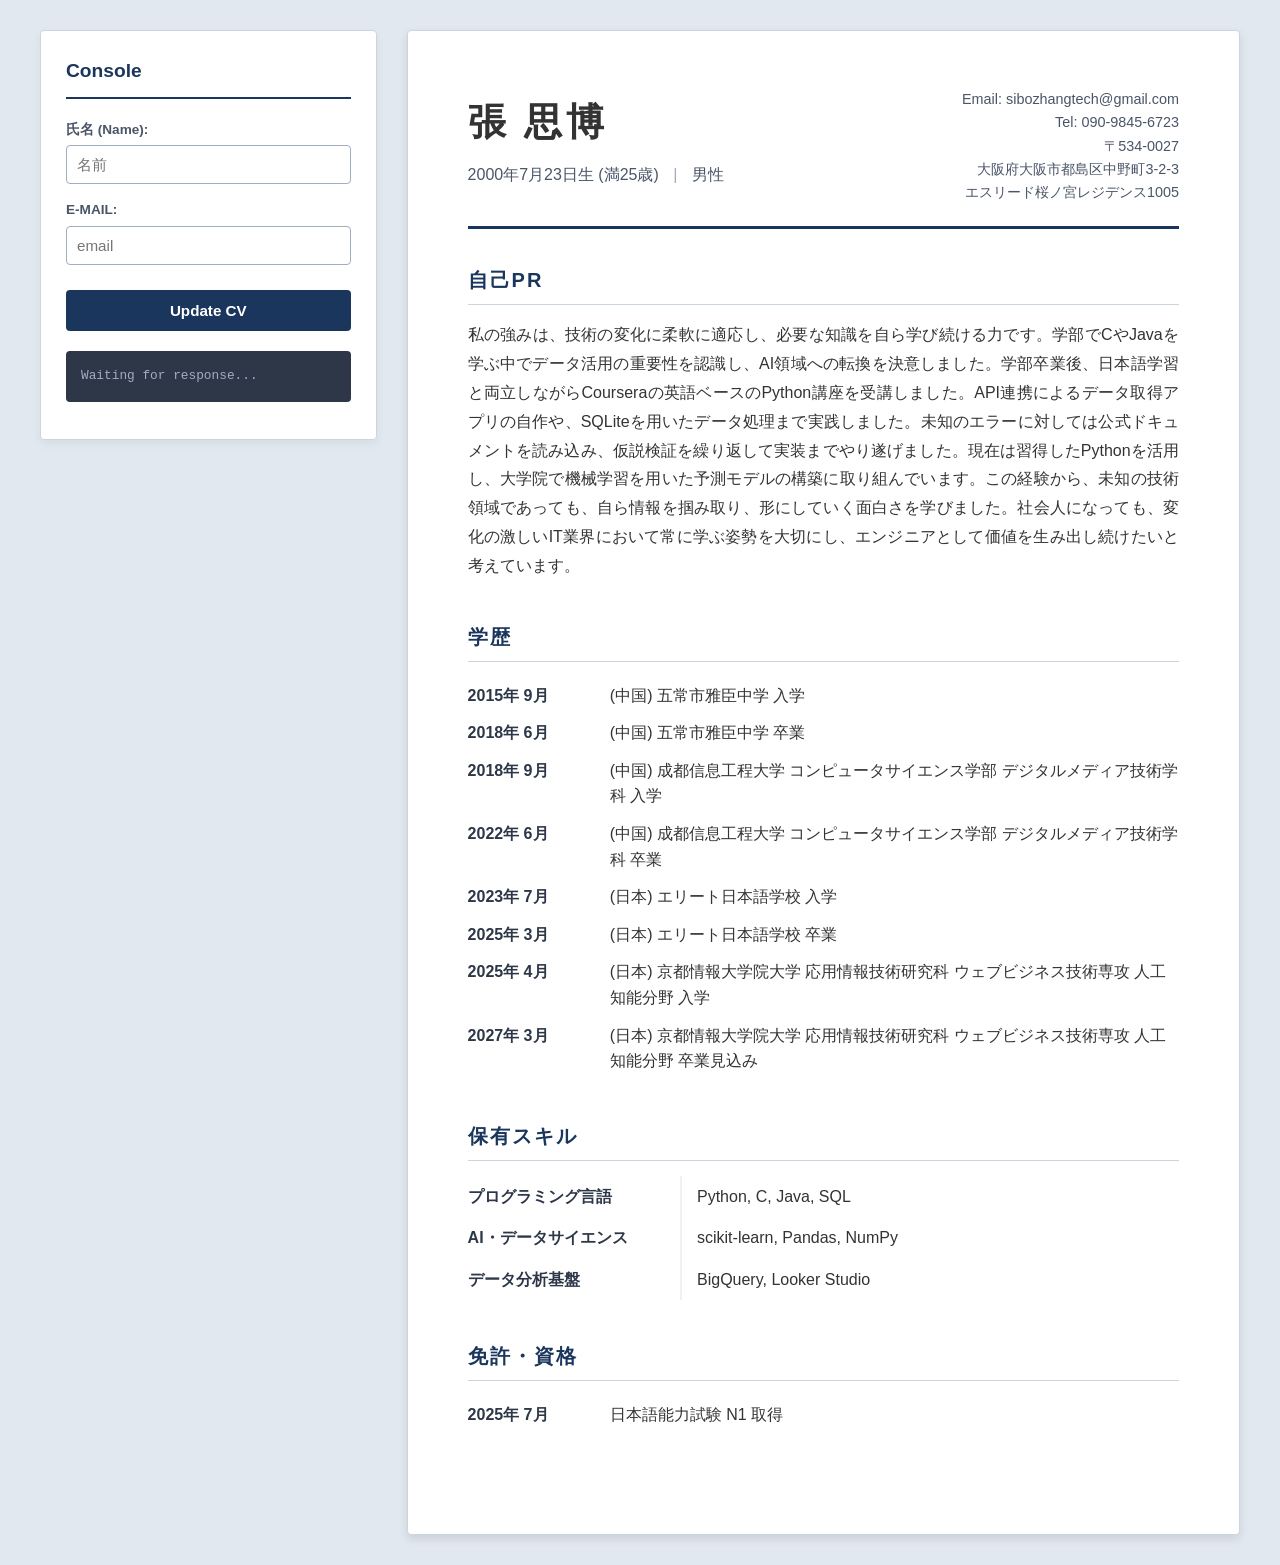
<file: assignment/assign02/index.html>
<!DOCTYPE html>
<html lang="ja">
<head>
    <meta charset="UTF-8">
    <meta name="viewport" content="width=device-width, initial-scale=1.0">
    <title>張 思博 - 履歴書</title>
    <link rel="stylesheet" href="style.css">
</head>
<body>
    <div class="cv-container">
        <aside class="dashboard">
            <div class="dashboard-header">
                <h2>Console</h2>
            </div>
            <form id="userForm">
                <div class="form-group">
                    <label for="input-name">氏名 (Name):</label>
                    <input type="text" id="input-name" placeholder="名前" required />
                </div>
                <div class="form-group">
                    <label for="input-email">E-MAIL:</label>
                    <input type="email" id="input-email" placeholder="email" required />
                </div>
                <button type="submit" class="btn-submit">Update CV</button>
            </form>
            <pre id="output">Waiting for response...</pre>
        </aside>

        <main class="cv-content">
            <header class="cv-header">
                <div class="header-left">
                    <h1 id="cv-name">張 思博</h1>
                    <div class="basic-info">
                        <span id="cv-birth">2000年7月23日生 (満25歳)</span>
                        <span class="divider">|</span>
                        <span id="cv-gender">男性</span>
                    </div>
                </div>
                <div class="header-right contact-info">
                    <span id="cv-email">Email: sibozhangtech@gmail.com</span>
                    <span id="cv-phone">Tel: 090-9845-6723</span>
                    <div class="address-block">
                        <span id="cv-zip">〒534-0027</span>
                        <span id="cv-address1">大阪府大阪市都島区中野町3-2-3</span>
                        <span id="cv-address2">エスリード桜ノ宮レジデンス1005</span>
                    </div>
                </div>
            </header>

            <section class="cv-section">
                <h2>自己PR</h2>
                <p>
                    私の強みは、技術の変化に柔軟に適応し、必要な知識を自ら学び続ける力です。学部でCやJavaを学ぶ中でデータ活用の重要性を認識し、AI領域への転換を決意しました。学部卒業後、日本語学習と両立しながらCourseraの英語ベースのPython講座を受講しました。API連携によるデータ取得アプリの自作や、SQLiteを用いたデータ処理まで実践しました。未知のエラーに対しては公式ドキュメントを読み込み、仮説検証を繰り返して実装までやり遂げました。現在は習得したPythonを活用し、大学院で機械学習を用いた予測モデルの構築に取り組んでいます。この経験から、未知の技術領域であっても、自ら情報を掴み取り、形にしていく面白さを学びました。社会人になっても、変化の激しいIT業界において常に学ぶ姿勢を大切にし、エンジニアとして価値を生み出し続けたいと考えています。
                </p>
            </section>

            <section class="cv-section">
                <h2>学歴</h2>
                <table class="history-table">
                    <tr>
                        <td class="date-col">2015年 9月</td>
                        <td class="content-col">(中国) 五常市雅臣中学 入学</td>
                    </tr>
                    <tr>
                        <td class="date-col">2018年 6月</td>
                        <td class="content-col">(中国) 五常市雅臣中学 卒業</td>
                    </tr>
                    <tr>
                        <td class="date-col">2018年 9月</td>
                        <td class="content-col">(中国) 成都信息工程大学 コンピュータサイエンス学部 デジタルメディア技術学科 入学</td>
                    </tr>
                    <tr>
                        <td class="date-col">2022年 6月</td>
                        <td class="content-col">(中国) 成都信息工程大学 コンピュータサイエンス学部 デジタルメディア技術学科 卒業</td>
                    </tr>
                    <tr>
                        <td class="date-col">2023年 7月</td>
                        <td class="content-col">(日本) エリート日本語学校 入学</td>
                    </tr>
                    <tr>
                        <td class="date-col">2025年 3月</td>
                        <td class="content-col">(日本) エリート日本語学校 卒業</td>
                    </tr>
                    <tr>
                        <td class="date-col">2025年 4月</td>
                        <td class="content-col">(日本) 京都情報大学院大学 応用情報技術研究科 ウェブビジネス技術専攻 人工知能分野 入学</td>
                    </tr>
                    <tr>
                        <td class="date-col">2027年 3月</td>
                        <td class="content-col">(日本) 京都情報大学院大学 応用情報技術研究科 ウェブビジネス技術専攻 人工知能分野 卒業見込み</td>
                    </tr>
                </table>
            </section>

            <section class="cv-section">
                <h2>保有スキル</h2>
                <table class="skills-table">
                    <tr>
                        <th class="skill-category">プログラミング言語</th>
                        <td>Python, C, Java, SQL</td>
                    </tr>
                    <tr>
                        <th class="skill-category">AI・データサイエンス</th>
                        <td>scikit-learn, Pandas, NumPy</td>
                    </tr>
                    <tr>
                        <th class="skill-category">データ分析基盤</th>
                        <td>BigQuery, Looker Studio</td>
                    </tr>
                </table>
            </section>

            <section class="cv-section">
                <h2>免許・資格</h2>
                <table class="history-table">
                    <tr>
                        <td class="date-col">2025年 7月</td>
                        <td class="content-col">日本語能力試験 N1 取得</td>
                    </tr>
                </table>
            </section>
        </main>
    </div>
    <script src="app.js"></script>
</body>
</html>
</file>
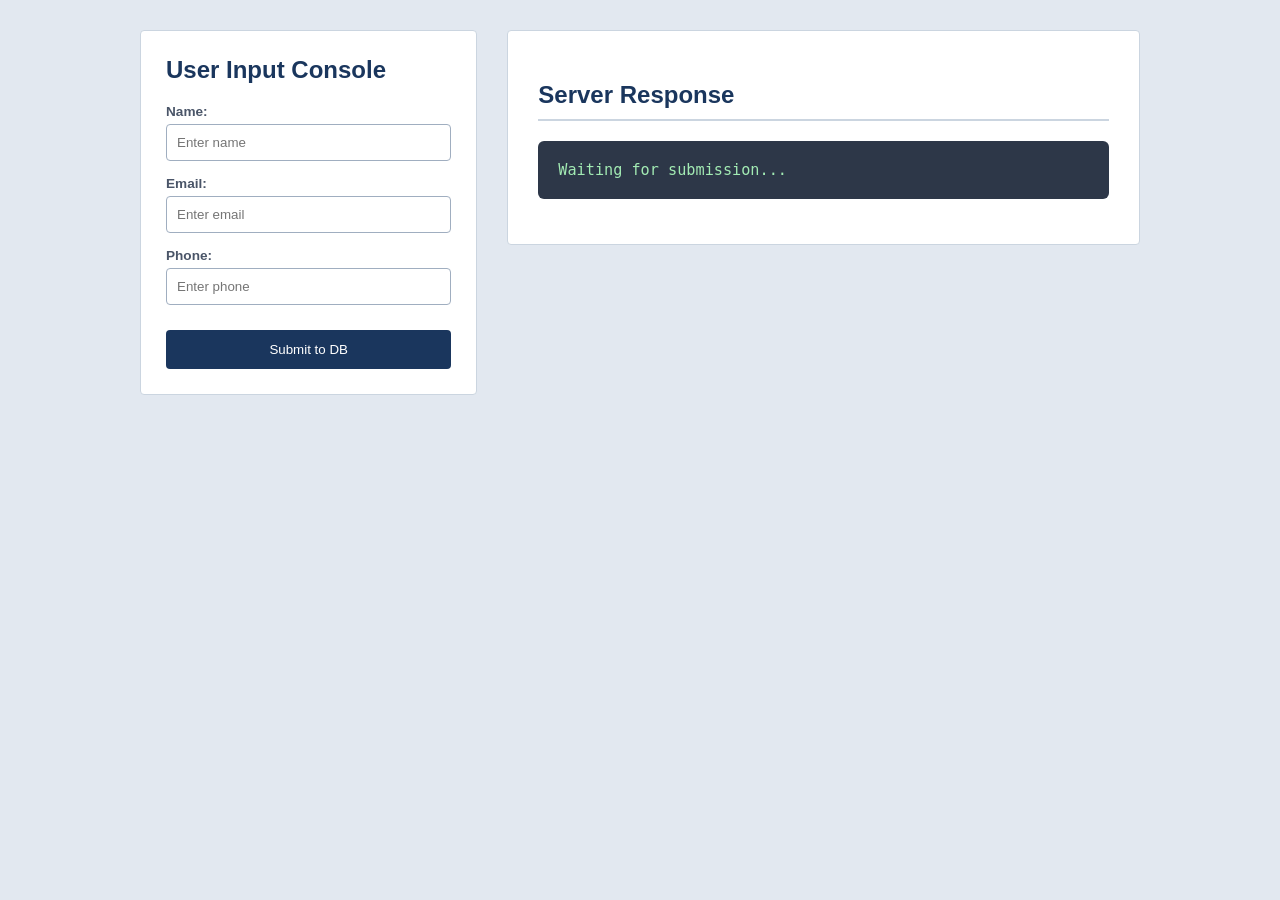
<file: assignment/assign03/index.html>
<!DOCTYPE html>
<html lang="ja">
<head>
    <meta charset="UTF-8">
    <meta name="viewport" content="width=device-width, initial-scale=1.0">
    <title>Registration System</title>
    <link rel="stylesheet" href="style.css">
</head>
<body>
    <div class="cv-container">
        <aside class="dashboard">
            <div class="dashboard-header">
                <h2>User Input Console</h2>
            </div>
            <form id="userForm">
                <div class="form-group">
                    <label for="input-name">Name:</label>
                    <input type="text" id="input-name" placeholder="Enter name" required />
                </div>
                <div class="form-group">
                    <label for="input-email">Email:</label>
                    <input type="email" id="input-email" placeholder="Enter email" required />
                </div>
                <div class="form-group">
                    <label for="input-phone">Phone:</label>
                    <input type="tel" id="input-phone" placeholder="Enter phone" />
                </div>
                <button type="submit" class="btn-submit">Submit to DB</button>
            </form>
        </aside>

        <main class="cv-content">
            <h2 style="color: var(--primary-color); border-bottom: 2px solid var(--border-color); padding-bottom: 10px;">Server Response</h2>
            <pre id="output">Waiting for submission...</pre>
        </main>
    </div>
    <script src="app.js"></script>
</body>
</html>
</file>
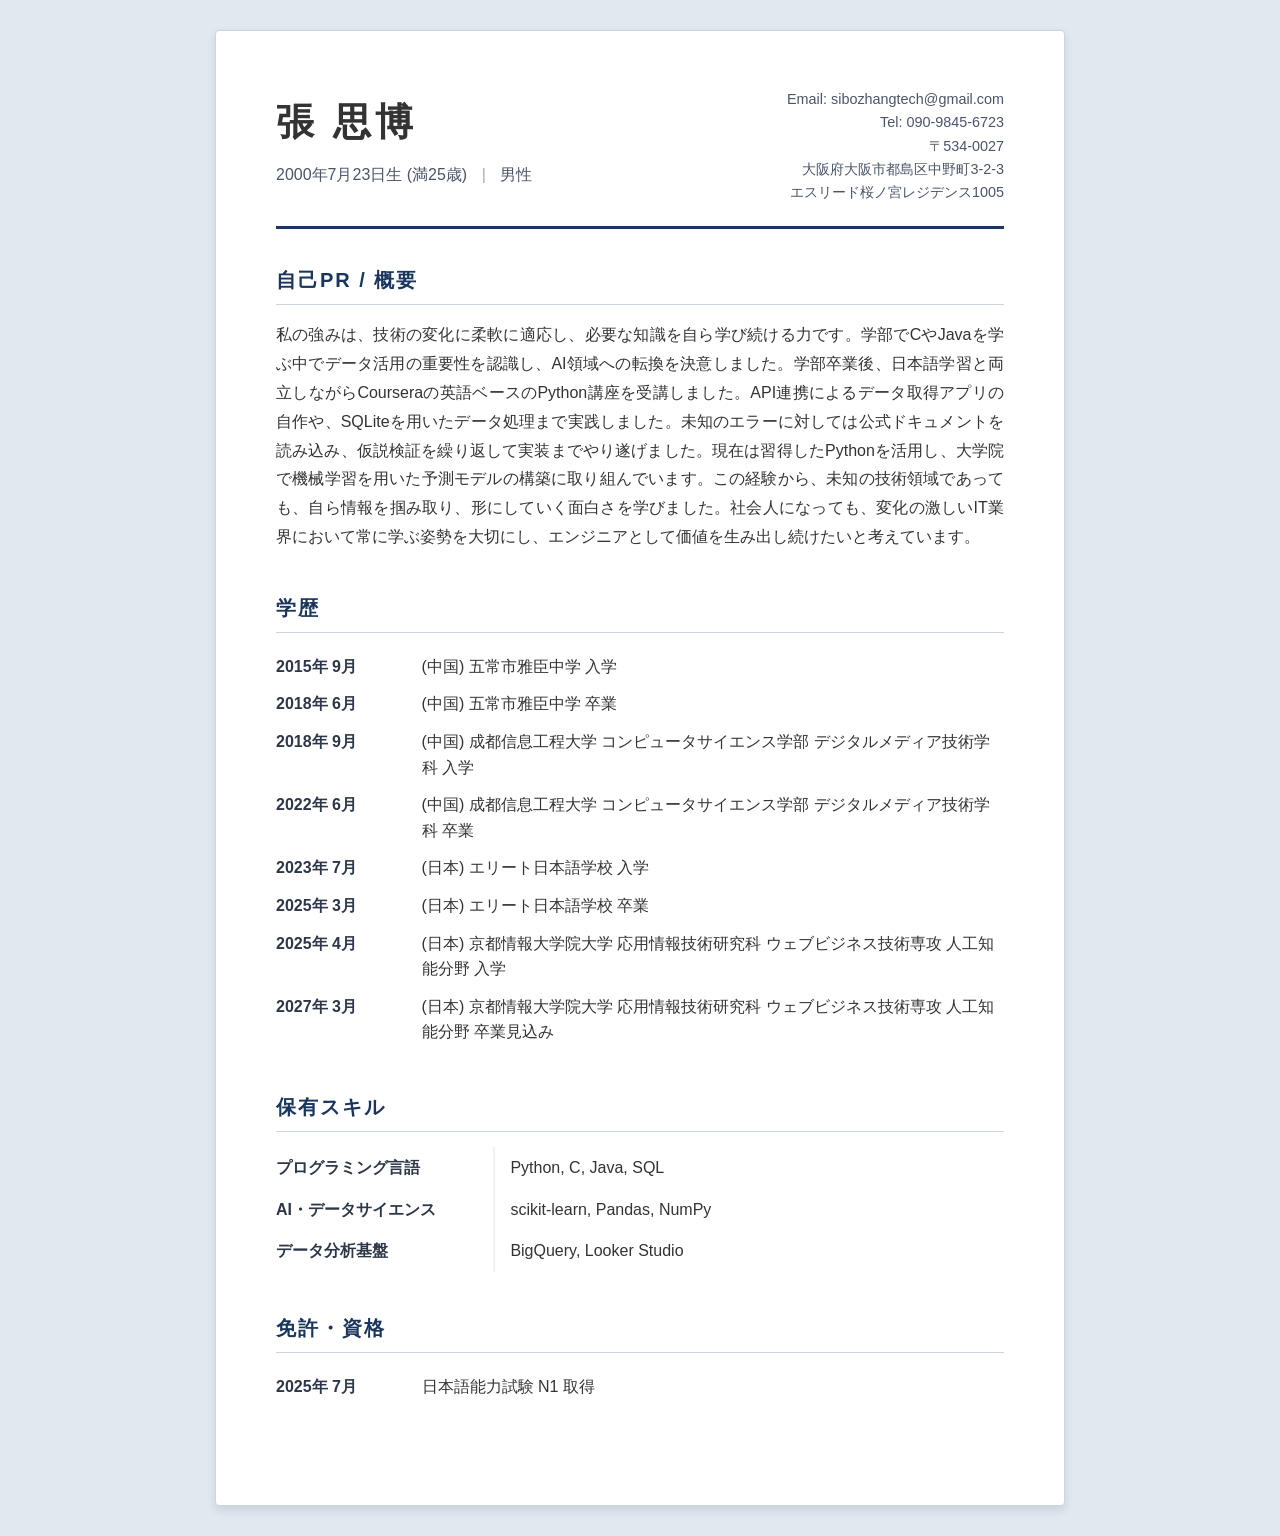
<file: lab/lab02_frontend/index.html>
<!DOCTYPE html>
<html lang="ja">
<head>
    <meta charset="UTF-8">
    <meta name="viewport" content="width=device-width, initial-scale=1.0">
    <title>張 思博 - 履歴書 (Web版)</title>
    <link rel="stylesheet" href="style.css">
</head>
<body>
    <div class="cv-container">
        <main class="cv-content">
            <header class="cv-header">
                <div class="header-left">
                    <h1 id="cv-name">張 思博</h1>
                    <div class="basic-info">
                        <span id="cv-birth">2000年7月23日生 (満25歳)</span>
                        <span class="divider">|</span>
                        <span id="cv-gender">男性</span>
                    </div>
                </div>
                <div class="header-right contact-info">
                    <span id="cv-email">Email: sibozhangtech@gmail.com</span>
                    <span id="cv-phone">Tel: 090-9845-6723</span>
                    <div class="address-block">
                        <span id="cv-zip">〒534-0027</span>
                        <span id="cv-address1">大阪府大阪市都島区中野町3-2-3</span>
                        <span id="cv-address2">エスリード桜ノ宮レジデンス1005</span>
                    </div>
                </div>
            </header>

            <section class="cv-section">
                <h2>自己PR / 概要</h2>
                <p>
                    私の強みは、技術の変化に柔軟に適応し、必要な知識を自ら学び続ける力です。学部でCやJavaを学ぶ中でデータ活用の重要性を認識し、AI領域への転換を決意しました。学部卒業後、日本語学習と両立しながらCourseraの英語ベースのPython講座を受講しました。API連携によるデータ取得アプリの自作や、SQLiteを用いたデータ処理まで実践しました。未知のエラーに対しては公式ドキュメントを読み込み、仮説検証を繰り返して実装までやり遂げました。現在は習得したPythonを活用し、大学院で機械学習を用いた予測モデルの構築に取り組んでいます。この経験から、未知の技術領域であっても、自ら情報を掴み取り、形にしていく面白さを学びました。社会人になっても、変化の激しいIT業界において常に学ぶ姿勢を大切にし、エンジニアとして価値を生み出し続けたいと考えています。
                </p>
            </section>

            <section class="cv-section">
                <h2>学歴</h2>
                <table class="history-table">
                    <tr>
                        <td class="date-col">2015年 9月</td>
                        <td class="content-col">(中国) 五常市雅臣中学 入学</td>
                    </tr>
                    <tr>
                        <td class="date-col">2018年 6月</td>
                        <td class="content-col">(中国) 五常市雅臣中学 卒業</td>
                    </tr>
                    <tr>
                        <td class="date-col">2018年 9月</td>
                        <td class="content-col">(中国) 成都信息工程大学 コンピュータサイエンス学部 デジタルメディア技術学科 入学</td>
                    </tr>
                    <tr>
                        <td class="date-col">2022年 6月</td>
                        <td class="content-col">(中国) 成都信息工程大学 コンピュータサイエンス学部 デジタルメディア技術学科 卒業</td>
                    </tr>
                    <tr>
                        <td class="date-col">2023年 7月</td>
                        <td class="content-col">(日本) エリート日本語学校 入学</td>
                    </tr>
                    <tr>
                        <td class="date-col">2025年 3月</td>
                        <td class="content-col">(日本) エリート日本語学校 卒業</td>
                    </tr>
                    <tr>
                        <td class="date-col">2025年 4月</td>
                        <td class="content-col">(日本) 京都情報大学院大学 応用情報技術研究科 ウェブビジネス技術専攻 人工知能分野 入学</td>
                    </tr>
                    <tr>
                        <td class="date-col">2027年 3月</td>
                        <td class="content-col">(日本) 京都情報大学院大学 応用情報技術研究科 ウェブビジネス技術専攻 人工知能分野 卒業見込み</td>
                    </tr>
                </table>
            </section>

            <section class="cv-section">
                <h2>保有スキル</h2>
                <table class="skills-table">
                    <tr>
                        <th class="skill-category">プログラミング言語</th>
                        <td>Python, C, Java, SQL</td>
                    </tr>
                    <tr>
                        <th class="skill-category">AI・データサイエンス</th>
                        <td>scikit-learn, Pandas, NumPy</td>
                    </tr>
                    <tr>
                        <th class="skill-category">データ分析基盤</th>
                        <td>BigQuery, Looker Studio</td>
                    </tr>
                </table>
            </section>

            <section class="cv-section">
                <h2>免許・資格</h2>
                <table class="history-table">
                    <tr>
                        <td class="date-col">2025年 7月</td>
                        <td class="content-col">日本語能力試験 N1 取得</td>
                    </tr>
                </table>
            </section>
        </main>
    </div>
</body>
</html>
</file>
<file: assignment/assign02/style.css>
:root {
    --primary-color: #1a365d; 
    --text-color: #333333;
    --border-color: #cbd5e0;
    --bg-color: #e2e8f0; 
    --paper-bg: #ffffff;
}

body {
    font-family: 'Helvetica Neue', Arial, 'Hiragino Kaku Gothic ProN', 'Meiryo', sans-serif;
    background-color: var(--bg-color);
    color: var(--text-color);
    line-height: 1.6;
    margin: 0;
    padding: 30px 20px;
}

.cv-container {
    max-width: 1200px;
    margin: 0 auto;
    display: flex;
    gap: 30px;
    align-items: flex-start;
}

.dashboard {
    flex: 1; 
    background-color: var(--paper-bg);
    padding: 25px;
    border: 1px solid var(--border-color);
    box-shadow: 0 4px 10px rgba(0,0,0,0.05);
    border-radius: 4px;
    position: sticky;
    top: 30px;
}

.dashboard-header {
    border-bottom: 2px solid var(--primary-color);
    margin-bottom: 20px;
    padding-bottom: 10px;
}

.dashboard-header h2 {
    margin: 0;
    font-size: 1.2rem;
    color: var(--primary-color);
}

.dashboard-header p {
    margin: 5px 0 0 0;
    font-size: 0.85rem;
    color: #718096;
}

.form-group {
    display: flex;
    flex-direction: column;
    margin-bottom: 15px;
}

.form-group label {
    font-size: 0.85rem;
    font-weight: 600;
    margin-bottom: 5px;
    color: #4a5568;
}

.form-group input {
    padding: 10px;
    border: 1px solid #a0aec0;
    border-radius: 4px;
    font-size: 0.95rem;
}

.form-group input:focus {
    outline: none;
    border-color: var(--primary-color);
}

.btn-submit {
    background-color: var(--primary-color);
    color: white;
    border: none;
    padding: 12px;
    border-radius: 4px;
    cursor: pointer;
    font-size: 0.95rem;
    font-weight: bold;
    width: 100%;
    margin-top: 10px;
    transition: background-color 0.2s;
}

.btn-submit:hover {
    background-color: #2c5282;
}

#output {
    margin-top: 20px;
    background-color: #2d3748;
    color: #a0aec0;
    padding: 15px;
    border-radius: 4px;
    font-size: 0.8rem;
    overflow-x: auto;
    font-family: monospace;
}

.cv-content {
    flex: 2.5; 
    background-color: var(--paper-bg);
    padding: 60px;
    border: 1px solid var(--border-color);
    box-shadow: 0 4px 10px rgba(0,0,0,0.1);
    border-radius: 4px;
}

.cv-header {
    display: flex;
    justify-content: space-between;
    align-items: flex-start;
    border-bottom: 3px solid var(--primary-color);
    padding-bottom: 25px;
    margin-bottom: 35px;
}

.header-left h1 {
    margin: 0 0 10px 0;
    font-size: 2.4rem;
    letter-spacing: 4px;
}

.basic-info {
    color: #4a5568;
    font-size: 1rem;
    font-weight: 500;
}

.basic-info .divider {
    margin: 0 10px;
    color: #a0aec0;
}

.contact-info {
    display: flex;
    flex-direction: column;
    align-items: flex-end;
    font-size: 0.9rem;
    color: #4a5568;
    gap: 6px;
}

.address-block {
    display: flex;
    flex-direction: column;
    align-items: flex-end;
    gap: 6px;
}

.contact-info span, .address-block span {
    line-height: 1.2;
}

.cv-section {
    margin-bottom: 40px;
}

.cv-section h2 {
    color: var(--primary-color);
    font-size: 1.25rem;
    border-bottom: 1px solid var(--border-color);
    padding-bottom: 8px;
    margin-bottom: 15px;
    letter-spacing: 2px;
}

.cv-section p {
    font-size: 1rem;
    text-align: justify;
    line-height: 1.8;
}

.history-table {
    width: 100%;
    border-collapse: collapse;
    font-size: 1rem;
}

.history-table td {
    padding: 6px 0;
    vertical-align: top;
}

.date-col {
    width: 20%;
    font-weight: 600;
    color: #2d3748;
}

.content-col {
    width: 80%;
}

.skills-table {
    width: 100%;
    border-collapse: collapse;
    font-size: 1rem;
}

.skills-table th, .skills-table td {
    padding: 8px 0;
    vertical-align: top;
    text-align: left;
}

.skill-category {
    width: 30%;
    font-weight: bold;
    color: #2d3748;
    border-right: 2px solid #edf2f7;
    padding-right: 15px;
}

.skills-table td {
    padding-left: 15px;
}

@media (max-width: 900px) {
    .cv-container {
        flex-direction: column;
    }
    .dashboard {
        position: static;
        width: 100%;
        box-sizing: border-box;
    }
    .cv-content {
        width: 100%;
        box-sizing: border-box;
        padding: 30px 20px;
    }
    .cv-header {
        flex-direction: column;
        align-items: flex-start;
        gap: 20px;
    }
    .contact-info, .address-block {
        align-items: flex-start;
    }
    .date-col {
        width: 30%;
    }
    .skill-category {
        width: 40%;
    }
}
</file>
<file: assignment/assign03/style.css>
:root {
    --primary-color: #1a365d; 
    --text-color: #333333;
    --border-color: #cbd5e0;
    --bg-color: #e2e8f0; 
    --paper-bg: #ffffff;
}

body {
    font-family: 'Helvetica Neue', Arial, sans-serif;
    background-color: var(--bg-color);
    margin: 0; padding: 30px 20px;
}

.cv-container {
    max-width: 1000px;
    margin: 0 auto;
    display: flex; gap: 30px; align-items: flex-start;
}

.dashboard {
    flex: 1; background-color: var(--paper-bg); padding: 25px;
    border: 1px solid var(--border-color); border-radius: 4px;
}

.dashboard-header h2 { margin: 0 0 20px 0; color: var(--primary-color); }

.form-group { display: flex; flex-direction: column; margin-bottom: 15px; }
.form-group label { font-size: 0.85rem; font-weight: 600; margin-bottom: 5px; color: #4a5568; }
.form-group input { padding: 10px; border: 1px solid #a0aec0; border-radius: 4px; }
.form-group input:focus { outline: none; border-color: var(--primary-color); }

.btn-submit {
    background-color: var(--primary-color); color: white; border: none;
    padding: 12px; border-radius: 4px; cursor: pointer; width: 100%; margin-top: 10px;
}
.btn-submit:hover { background-color: #2c5282; }

.cv-content {
    flex: 2; background-color: var(--paper-bg); padding: 30px;
    border: 1px solid var(--border-color); border-radius: 4px;
}

#output {
    background-color: #2d3748; color: #a2eab3;
    padding: 20px; border-radius: 6px; font-size: 0.95rem;
    overflow-x: auto; font-family: monospace; white-space: pre-wrap;
}
</file>
<file: lab/lab02_frontend/style.css>
:root {
    --primary-color: #1a365d; 
    --text-color: #333333;
    --border-color: #cbd5e0;
    --bg-color: #e2e8f0; 
    --paper-bg: #ffffff;
}

body {
    font-family: 'Helvetica Neue', Arial, 'Hiragino Kaku Gothic ProN', 'Meiryo', sans-serif;
    background-color: var(--bg-color);
    color: var(--text-color);
    line-height: 1.6;
    margin: 0;
    padding: 30px 20px;
}


.cv-container {
    max-width: 850px; 
    margin: 0 auto;
}


.cv-content {
    background-color: var(--paper-bg);
    padding: 60px;
    border: 1px solid var(--border-color);
    box-shadow: 0 4px 10px rgba(0,0,0,0.1); 
    border-radius: 4px;
}

/* 头部排版：左右对齐 */
.cv-header {
    display: flex;
    justify-content: space-between;
    align-items: flex-start;
    border-bottom: 3px solid var(--primary-color);
    padding-bottom: 25px;
    margin-bottom: 35px;
}

.header-left h1 {
    margin: 0 0 10px 0;
    font-size: 2.4rem;
    letter-spacing: 4px;
}

.basic-info {
    color: #4a5568;
    font-size: 1rem;
    font-weight: 500;
}

.basic-info .divider {
    margin: 0 10px;
    color: #a0aec0;
}

.contact-info {
    display: flex;
    flex-direction: column;
    align-items: flex-end;
    font-size: 0.9rem;
    color: #4a5568;
    gap: 6px; 
}

.address-block {
    display: flex;
    flex-direction: column;
    align-items: flex-end;
    gap: 6px; 
}


.contact-info span, .address-block span {
    line-height: 1.2;
}

/* 章节通用样式 */
.cv-section {
    margin-bottom: 40px;
}

.cv-section h2 {
    color: var(--primary-color);
    font-size: 1.25rem;
    border-bottom: 1px solid var(--border-color);
    padding-bottom: 8px;
    margin-bottom: 15px;
    letter-spacing: 2px;
}

.cv-section p {
    font-size: 1rem;
    text-align: justify;
    line-height: 1.8;
}


.history-table {
    width: 100%;
    border-collapse: collapse;
    font-size: 1rem;
}

.history-table td {
    padding: 6px 0;
    vertical-align: top;
}

.date-col {
    width: 20%; 
    font-weight: 600;
    color: #2d3748;
}

.content-col {
    width: 80%;
}


.skills-table {
    width: 100%;
    border-collapse: collapse;
    font-size: 1rem;
}

.skills-table th, .skills-table td {
    padding: 8px 0;
    vertical-align: top;
    text-align: left;
}

.skill-category {
    width: 30%; 
    font-weight: bold;
    color: #2d3748;
    border-right: 2px solid #edf2f7; 
    padding-right: 15px;
}

.skills-table td {
    padding-left: 15px;
}


@media (max-width: 768px) {
    .cv-content {
        padding: 30px 20px;
    }
    .cv-header {
        flex-direction: column;
        align-items: flex-start;
        gap: 20px;
    }
    .contact-info, .address-block {
        align-items: flex-start;
    }
    .date-col {
        width: 30%;
    }
    .skill-category {
        width: 40%;
    }
}
</file>
